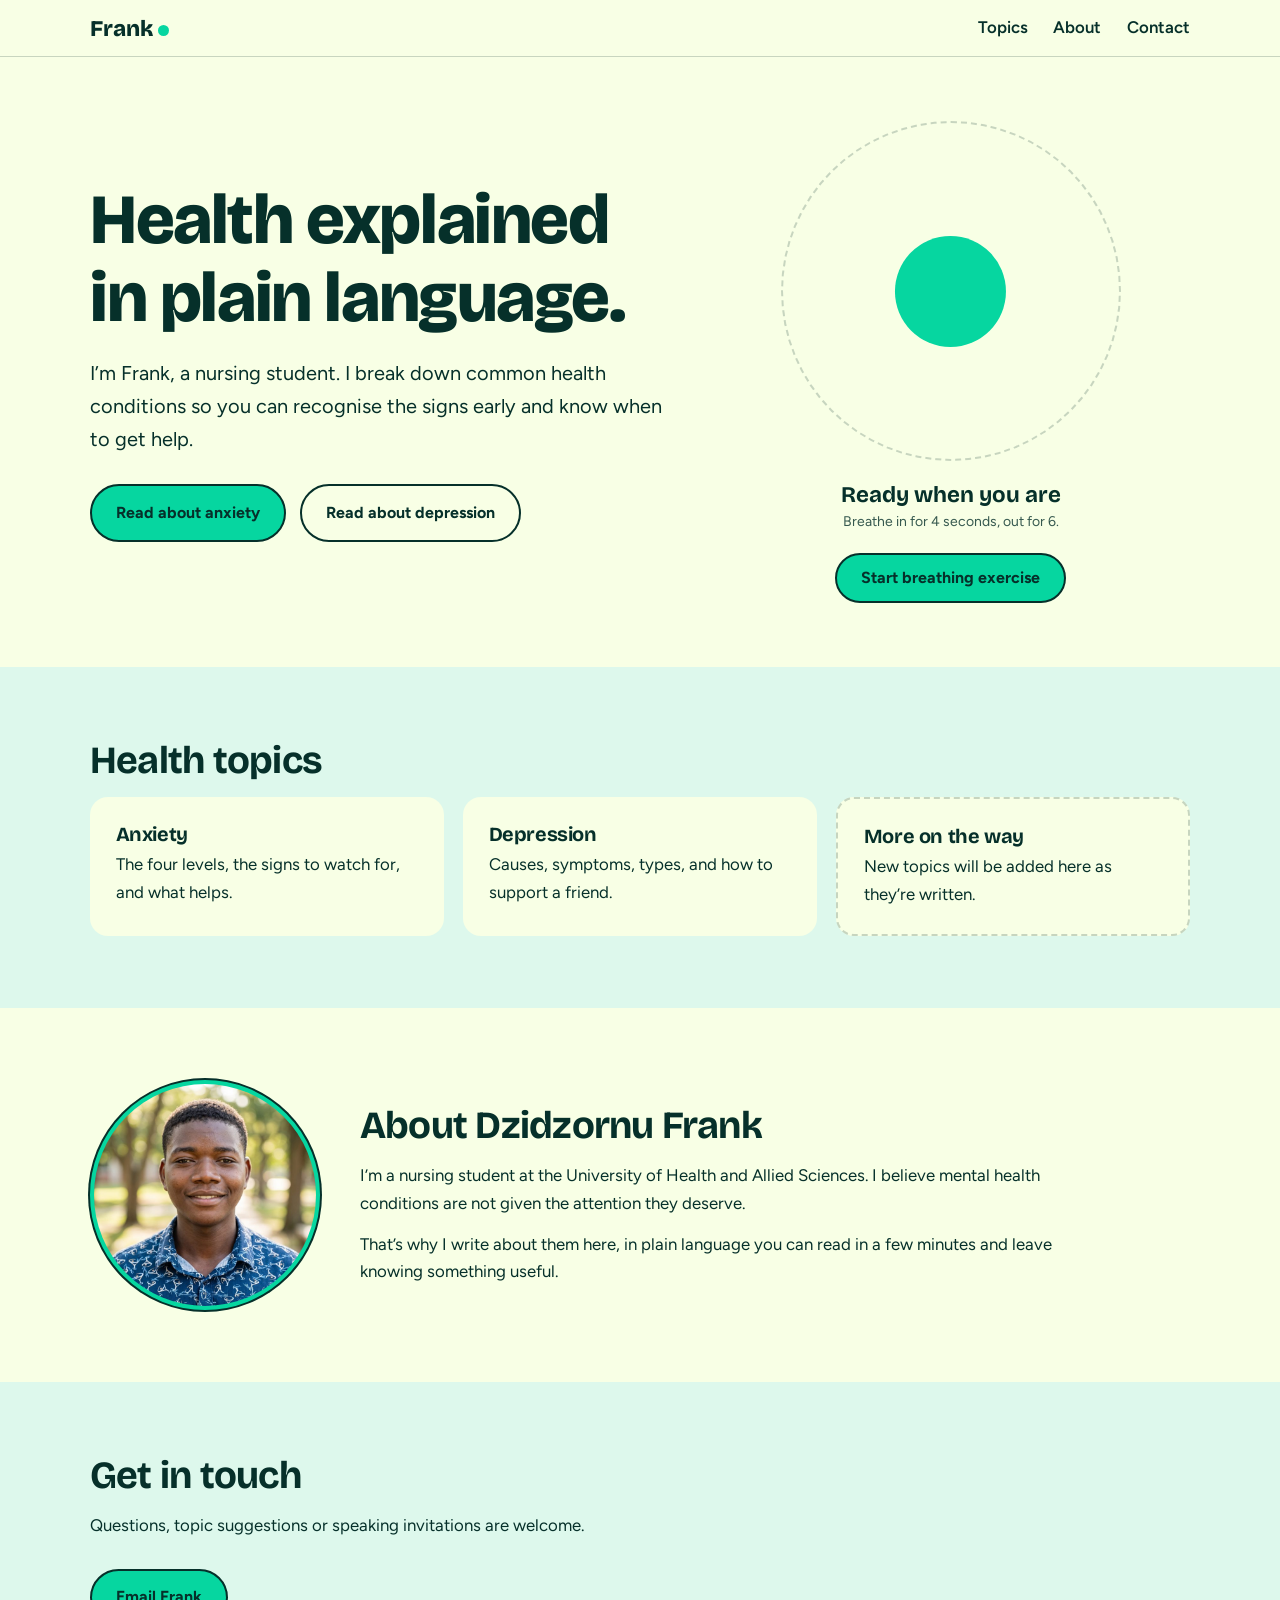
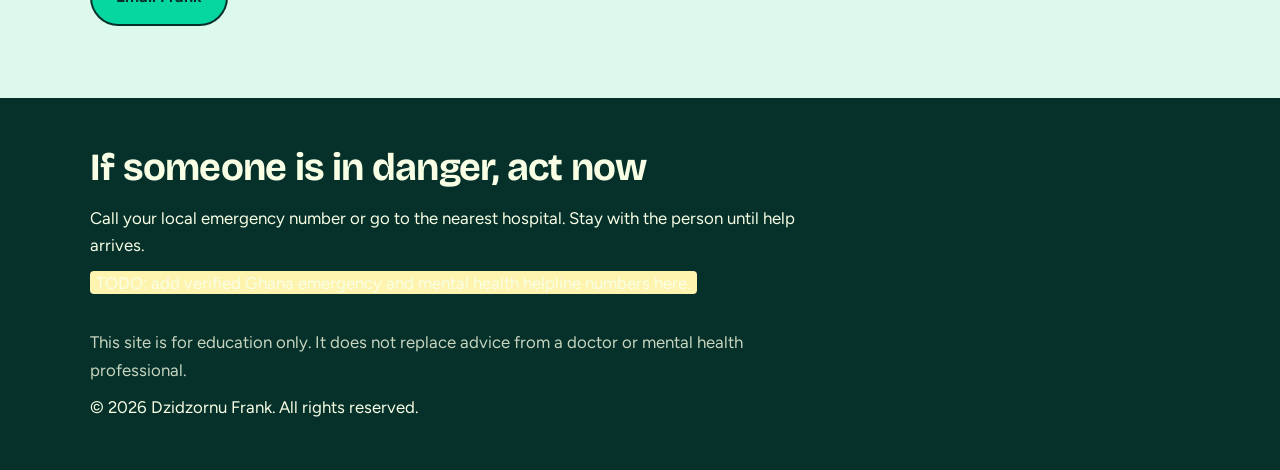
<file: index.html>
<!doctype html>
<html lang="en">
  <head>
    <title>Frank | Health explained in plain language</title>
    <meta
      name="description"
      content="A nursing student explaining common health conditions clearly, so more people spot the signs early and get help."
    />
    <meta charset="utf-8" />
    <meta name="viewport" content="width=device-width, initial-scale=1" />
    <link rel="preconnect" href="https://fonts.googleapis.com" />
    <link rel="preconnect" href="https://fonts.gstatic.com" crossorigin />
    <link
      href="https://fonts.googleapis.com/css2?family=Bricolage+Grotesque:wght@600;700;800&family=Figtree:wght@400;600;700&display=swap"
      rel="stylesheet"
    />
    <link rel="stylesheet" href="css/style.css" />
  </head>
  <body>
    <a class="skip" href="#main">Skip to content</a>
    <header>
      <div class="wrap nav">
        <a class="logo" href="index.html"> Frank<span></span></a>
        <button class="menu" aria-expanded="false" aria-controls="links">
          Menu
        </button>
        <ul class="links" id="links">
          <li><a href="index.html#topics">Topics</a></li>
          <li><a href="index.html#about">About</a></li>
          <li><a href="index.html#contact">Contact</a></li>
        </ul>
      </div>
    </header>
    <main id="main">
      <div class="wrap hero">
        <div>
          <h1>Health explained in plain language.</h1>
          <p class="lead">
            I’m Frank, a nursing student. I break down common health conditions
            so you can recognise the signs early and know when to get help.
          </p>
          <div class="row">
            <a class="btn" href="anxiety.html">Read about anxiety</a
            ><a class="btn ghost" href="depression.html"
              >Read about depression</a
            >
          </div>
        </div>
        <div class="breath">
          <div class="stage"><div class="orb" id="orb"></div></div>
          <div>
            <b id="breathLabel" aria-live="polite">Ready when you are</b
            ><small>Breathe in for 4 seconds, out for 6.</small>
          </div>
          <button class="btn" id="breathBtn">Start breathing exercise</button>
        </div>
      </div>

      <section id="topics" class="band">
        <div class="wrap">
          <h2>Health topics</h2>
          <div class="grid">
            <a class="card link" href="anxiety.html"
              ><h3>Anxiety</h3>
              <p>The four levels, the signs to watch for, and what helps.</p></a
            >
            <a class="card link" href="depression.html"
              ><h3>Depression</h3>
              <p>Causes, symptoms, types, and how to support a friend.</p></a
            >
            <div class="card plain">
              <h3>More on the way</h3>
              <p>New topics will be added here as they’re written.</p>
            </div>
          </div>
        </div>
      </section>

      <section id="about">
        <div class="wrap about">
          <div class="avatar">
            <img
              src="assets/frank.jpg"
              alt="Portrait of Dzidzornu Frank smiling outdoors"
              width="350"
              height="350"
            />
          </div>
          <div>
            <h2>About Dzidzornu Frank</h2>
            <p>
              I’m a nursing student at the University of Health and Allied
              Sciences. I believe mental health conditions are not given the
              attention they deserve.
            </p>
            <p style="margin-top: 0.8rem">
              That’s why I write about them here, in plain language you can read
              in a few minutes and leave knowing something useful.
            </p>
          </div>
        </div>
      </section>

      <section id="contact" class="band">
        <div class="wrap">
          <h2>Get in touch</h2>
          <p>
            Questions, topic suggestions or speaking invitations are welcome.
          </p>
          <div class="row">
            <a class="btn" href="mailto:Dzidzornufrank2004@gmail.com"
              >Email Frank</a
            >
          </div>
        </div>
      </section>
    </main>
    <footer>
      <div class="wrap">
        <h2>If someone is in danger, act now</h2>
        <p>
          Call your local emergency number or go to the nearest hospital. Stay
          with the person until help arrives.
        </p>
        <p>
          <span class="todo"
            >TODO: add verified Ghana emergency and mental health helpline
            numbers here.</span
          >
        </p>
        <p style="margin-top: 2rem; opacity: 0.8">
          This site is for education only. It does not replace advice from a
          doctor or mental health professional.
        </p>
        <p>
          © <span class="year"></span> Dzidzornu Frank. All rights reserved.
        </p>
      </div>
    </footer>
    <script src="js/main.js"></script>
  </body>
</html>
</file>
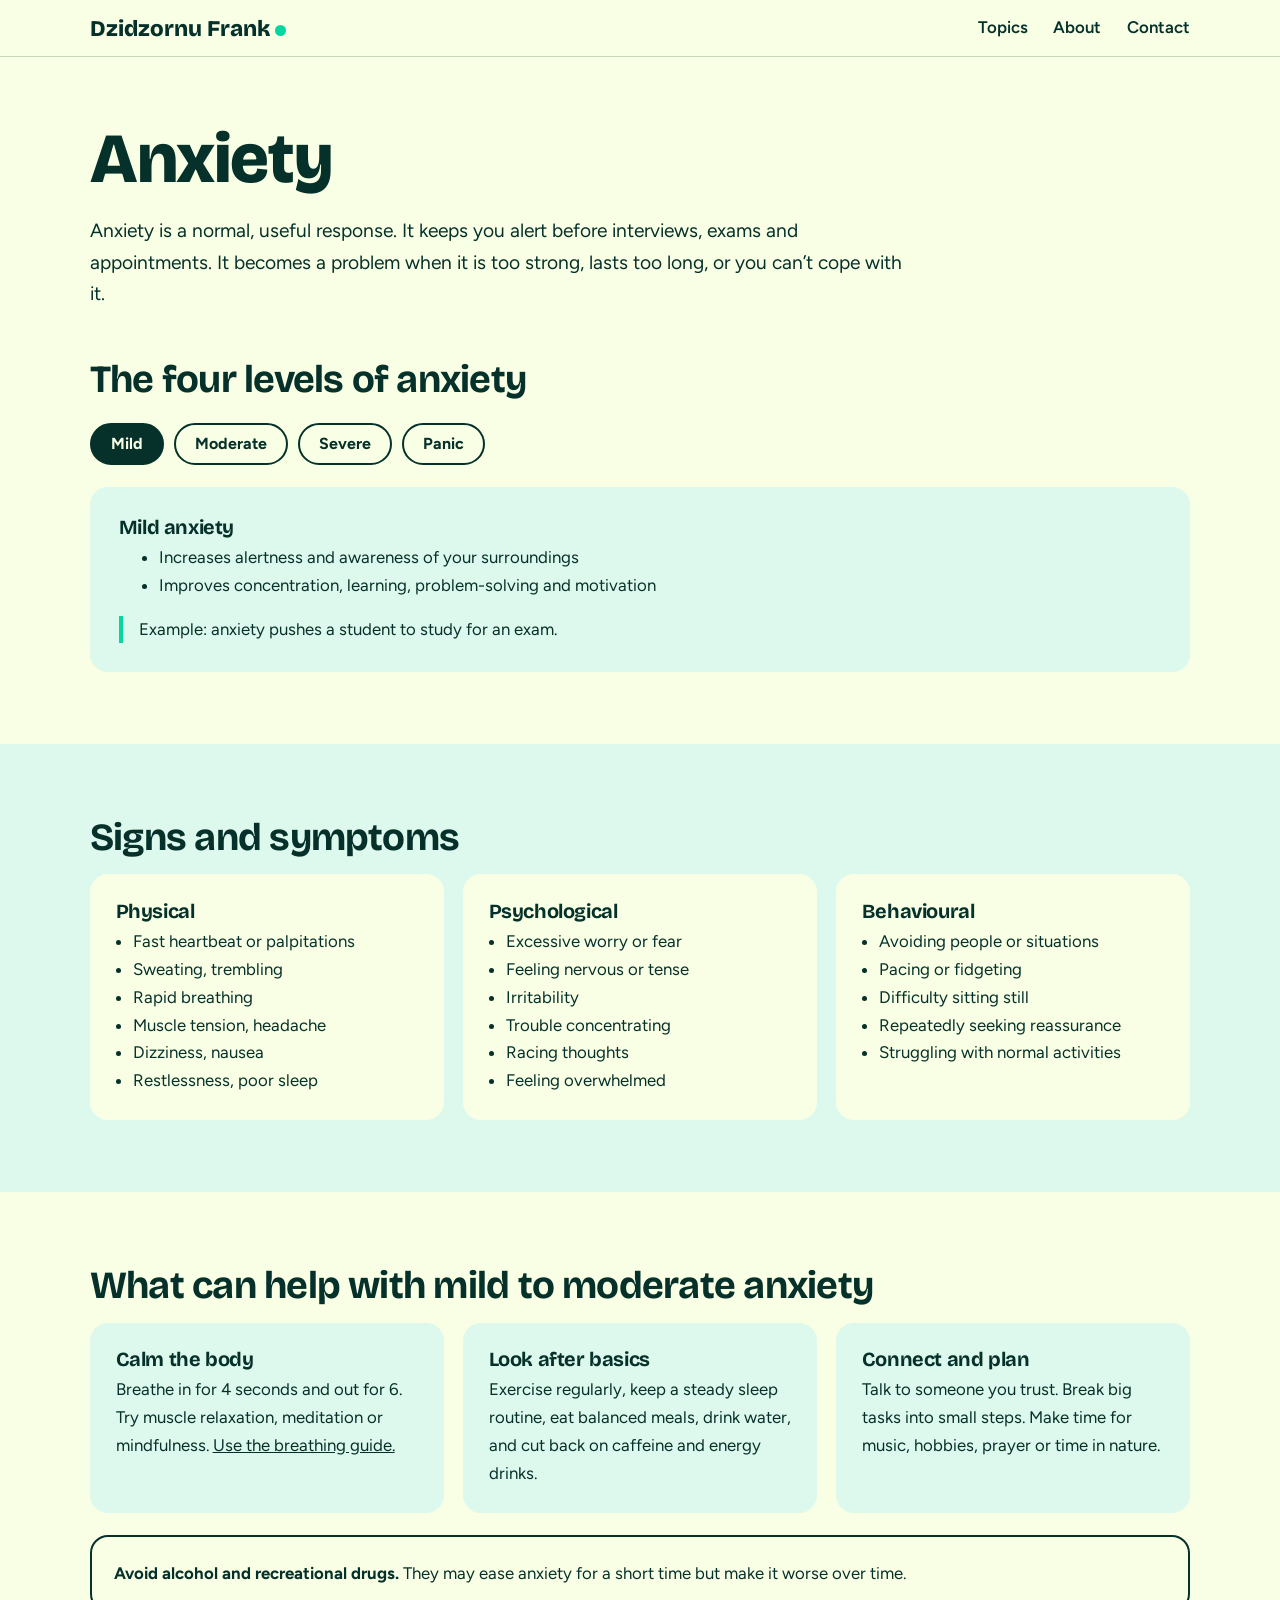
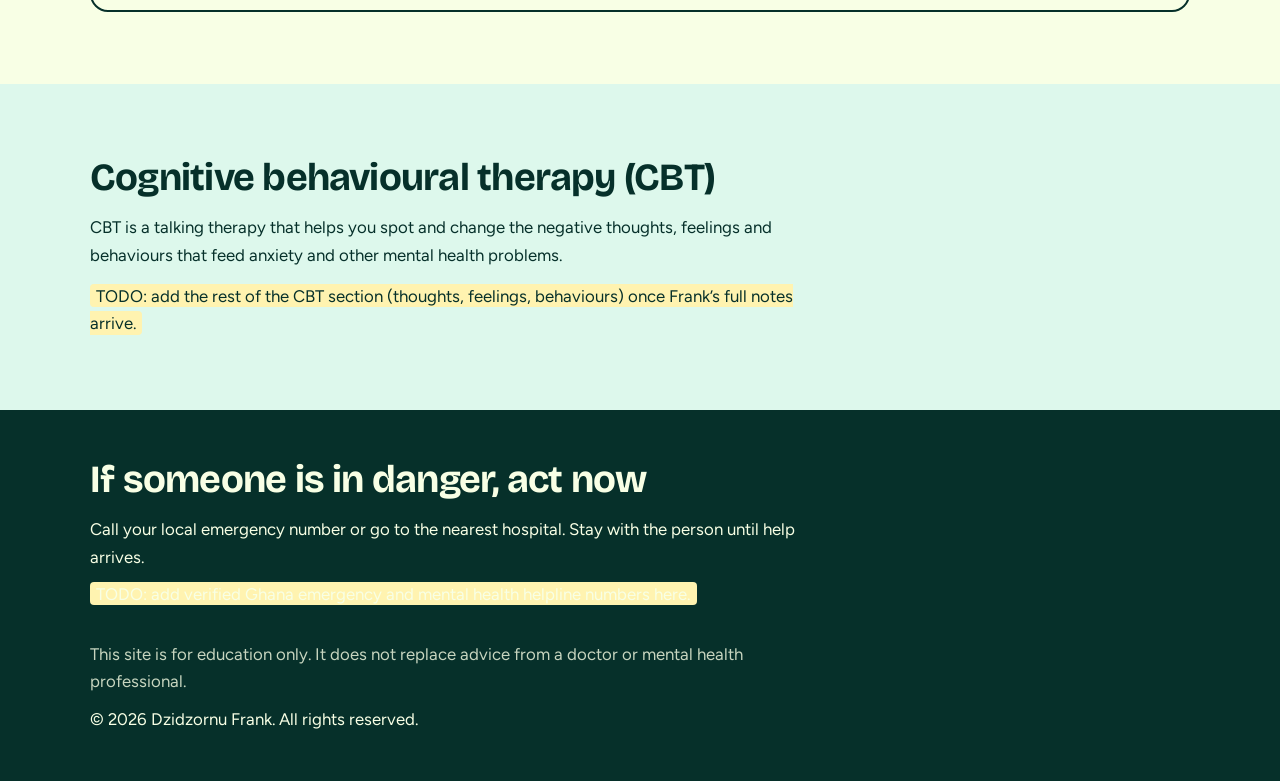
<file: anxiety.html>
<!doctype html>
<html lang="en">
  <head>
    <title>Anxiety | Frank</title>
    <meta
      name="description"
      content="What anxiety is, its four levels, common signs and what helps."
    />
    <meta charset="utf-8" />
    <meta name="viewport" content="width=device-width, initial-scale=1" />
    <link rel="preconnect" href="https://fonts.googleapis.com" />
    <link rel="preconnect" href="https://fonts.gstatic.com" crossorigin />
    <link
      href="https://fonts.googleapis.com/css2?family=Bricolage+Grotesque:wght@600;700;800&family=Figtree:wght@400;600;700&display=swap"
      rel="stylesheet"
    />
    <link rel="stylesheet" href="css/style.css" />
  </head>
  <body>
    <a class="skip" href="#main">Skip to content</a>
    <header>
      <div class="wrap nav">
        <a class="logo" href="index.html">Dzidzornu Frank<span></span></a>
        <button class="menu" aria-expanded="false" aria-controls="links">
          Menu
        </button>
        <ul class="links" id="links">
          <li><a href="index.html#topics">Topics</a></li>
          <li><a href="index.html#about">About</a></li>
          <li><a href="index.html#contact">Contact</a></li>
        </ul>
      </div>
    </header>
    <main id="main">
      <div class="wrap page-head">
        <h1>Anxiety</h1>
        <p>
          Anxiety is a normal, useful response. It keeps you alert before
          interviews, exams and appointments. It becomes a problem when it is
          too strong, lasts too long, or you can’t cope with it.
        </p>
      </div>

      <section style="padding-top: 1rem">
        <div class="wrap">
          <h2>The four levels of anxiety</h2>
          <div class="tabs" role="tablist" aria-label="Levels of anxiety">
            <button
              class="tab"
              role="tab"
              id="t1"
              aria-controls="p1"
              aria-selected="true"
            >
              Mild
            </button>
            <button
              class="tab"
              role="tab"
              id="t2"
              aria-controls="p2"
              aria-selected="false"
            >
              Moderate
            </button>
            <button
              class="tab"
              role="tab"
              id="t3"
              aria-controls="p3"
              aria-selected="false"
            >
              Severe
            </button>
            <button
              class="tab"
              role="tab"
              id="t4"
              aria-controls="p4"
              aria-selected="false"
            >
              Panic
            </button>
          </div>
          <div class="panel" id="p1" role="tabpanel" aria-labelledby="t1">
            <h3>Mild anxiety</h3>
            <ul>
              <li>Increases alertness and awareness of your surroundings</li>
              <li>
                Improves concentration, learning, problem-solving and motivation
              </li>
            </ul>
            <p class="eg">
              Example: anxiety pushes a student to study for an exam.
            </p>
          </div>
          <div
            class="panel"
            id="p2"
            role="tabpanel"
            aria-labelledby="t2"
            hidden
          >
            <h3>Moderate anxiety</h3>
            <ul>
              <li>
                You feel something is wrong and become nervous or agitated
              </li>
              <li>
                Concentration is harder, but you can still learn and solve
                problems with help
              </li>
              <li>Your attention can be redirected</li>
            </ul>
            <p class="eg">
              Example: an anxious patient receiving instructions before an
              operation.
            </p>
          </div>
          <div
            class="panel"
            id="p3"
            role="tabpanel"
            aria-labelledby="t3"
            hidden
          >
            <h3>Severe anxiety</h3>
            <ul>
              <li>Thinking, reasoning and concentration are badly affected</li>
              <li>You may be restless, irritable, angry or pacing</li>
              <li>Muscle tension and vital signs rise</li>
            </ul>
          </div>
          <div
            class="panel"
            id="p4"
            role="tabpanel"
            aria-labelledby="t4"
            hidden
          >
            <h3>Panic</h3>
            <ul>
              <li>
                The most severe level, where fight, flight or freeze takes over
              </li>
              <li>
                Adrenaline surges, raising heart rate and dilating the pupils
              </li>
              <li>
                Thinking is severely impaired and attention narrows to survival
              </li>
            </ul>
          </div>
        </div>
      </section>

      <section class="band">
        <div class="wrap">
          <h2>Signs and symptoms</h2>
          <div class="grid">
            <div class="card">
              <h3>Physical</h3>
              <ul>
                <li>Fast heartbeat or palpitations</li>
                <li>Sweating, trembling</li>
                <li>Rapid breathing</li>
                <li>Muscle tension, headache</li>
                <li>Dizziness, nausea</li>
                <li>Restlessness, poor sleep</li>
              </ul>
            </div>
            <div class="card">
              <h3>Psychological</h3>
              <ul>
                <li>Excessive worry or fear</li>
                <li>Feeling nervous or tense</li>
                <li>Irritability</li>
                <li>Trouble concentrating</li>
                <li>Racing thoughts</li>
                <li>Feeling overwhelmed</li>
              </ul>
            </div>
            <div class="card">
              <h3>Behavioural</h3>
              <ul>
                <li>Avoiding people or situations</li>
                <li>Pacing or fidgeting</li>
                <li>Difficulty sitting still</li>
                <li>Repeatedly seeking reassurance</li>
                <li>Struggling with normal activities</li>
              </ul>
            </div>
          </div>
        </div>
      </section>

      <section>
        <div class="wrap">
          <h2>What can help with mild to moderate anxiety</h2>
          <div class="grid">
            <div class="card">
              <h3>Calm the body</h3>
              <p>
                Breathe in for 4 seconds and out for 6. Try muscle relaxation,
                meditation or mindfulness.
                <a href="index.html">Use the breathing guide.</a>
              </p>
            </div>
            <div class="card">
              <h3>Look after basics</h3>
              <p>
                Exercise regularly, keep a steady sleep routine, eat balanced
                meals, drink water, and cut back on caffeine and energy drinks.
              </p>
            </div>
            <div class="card">
              <h3>Connect and plan</h3>
              <p>
                Talk to someone you trust. Break big tasks into small steps.
                Make time for music, hobbies, prayer or time in nature.
              </p>
            </div>
          </div>
          <div class="note" style="margin-top: 1.4rem">
            <b>Avoid alcohol and recreational drugs.</b> They may ease anxiety
            for a short time but make it worse over time.
          </div>
        </div>
      </section>

      <section class="band">
        <div class="wrap">
          <h2>Cognitive behavioural therapy (CBT)</h2>
          <p>
            CBT is a talking therapy that helps you spot and change the negative
            thoughts, feelings and behaviours that feed anxiety and other mental
            health problems.
          </p>
          <p style="margin-top: 0.8rem">
            <span class="todo"
              >TODO: add the rest of the CBT section (thoughts, feelings,
              behaviours) once Frank’s full notes arrive.</span
            >
          </p>
        </div>
      </section>
    </main>
    <footer>
      <div class="wrap">
        <h2>If someone is in danger, act now</h2>
        <p>
          Call your local emergency number or go to the nearest hospital. Stay
          with the person until help arrives.
        </p>
        <p>
          <span class="todo"
            >TODO: add verified Ghana emergency and mental health helpline
            numbers here.</span
          >
        </p>
        <p style="margin-top: 2rem; opacity: 0.8">
          This site is for education only. It does not replace advice from a
          doctor or mental health professional.
        </p>
        <p>
          © <span class="year"></span> Dzidzornu Frank. All rights reserved.
        </p>
      </div>
    </footer>
    <script src="js/main.js"></script>
  </body>
</html>
</file>
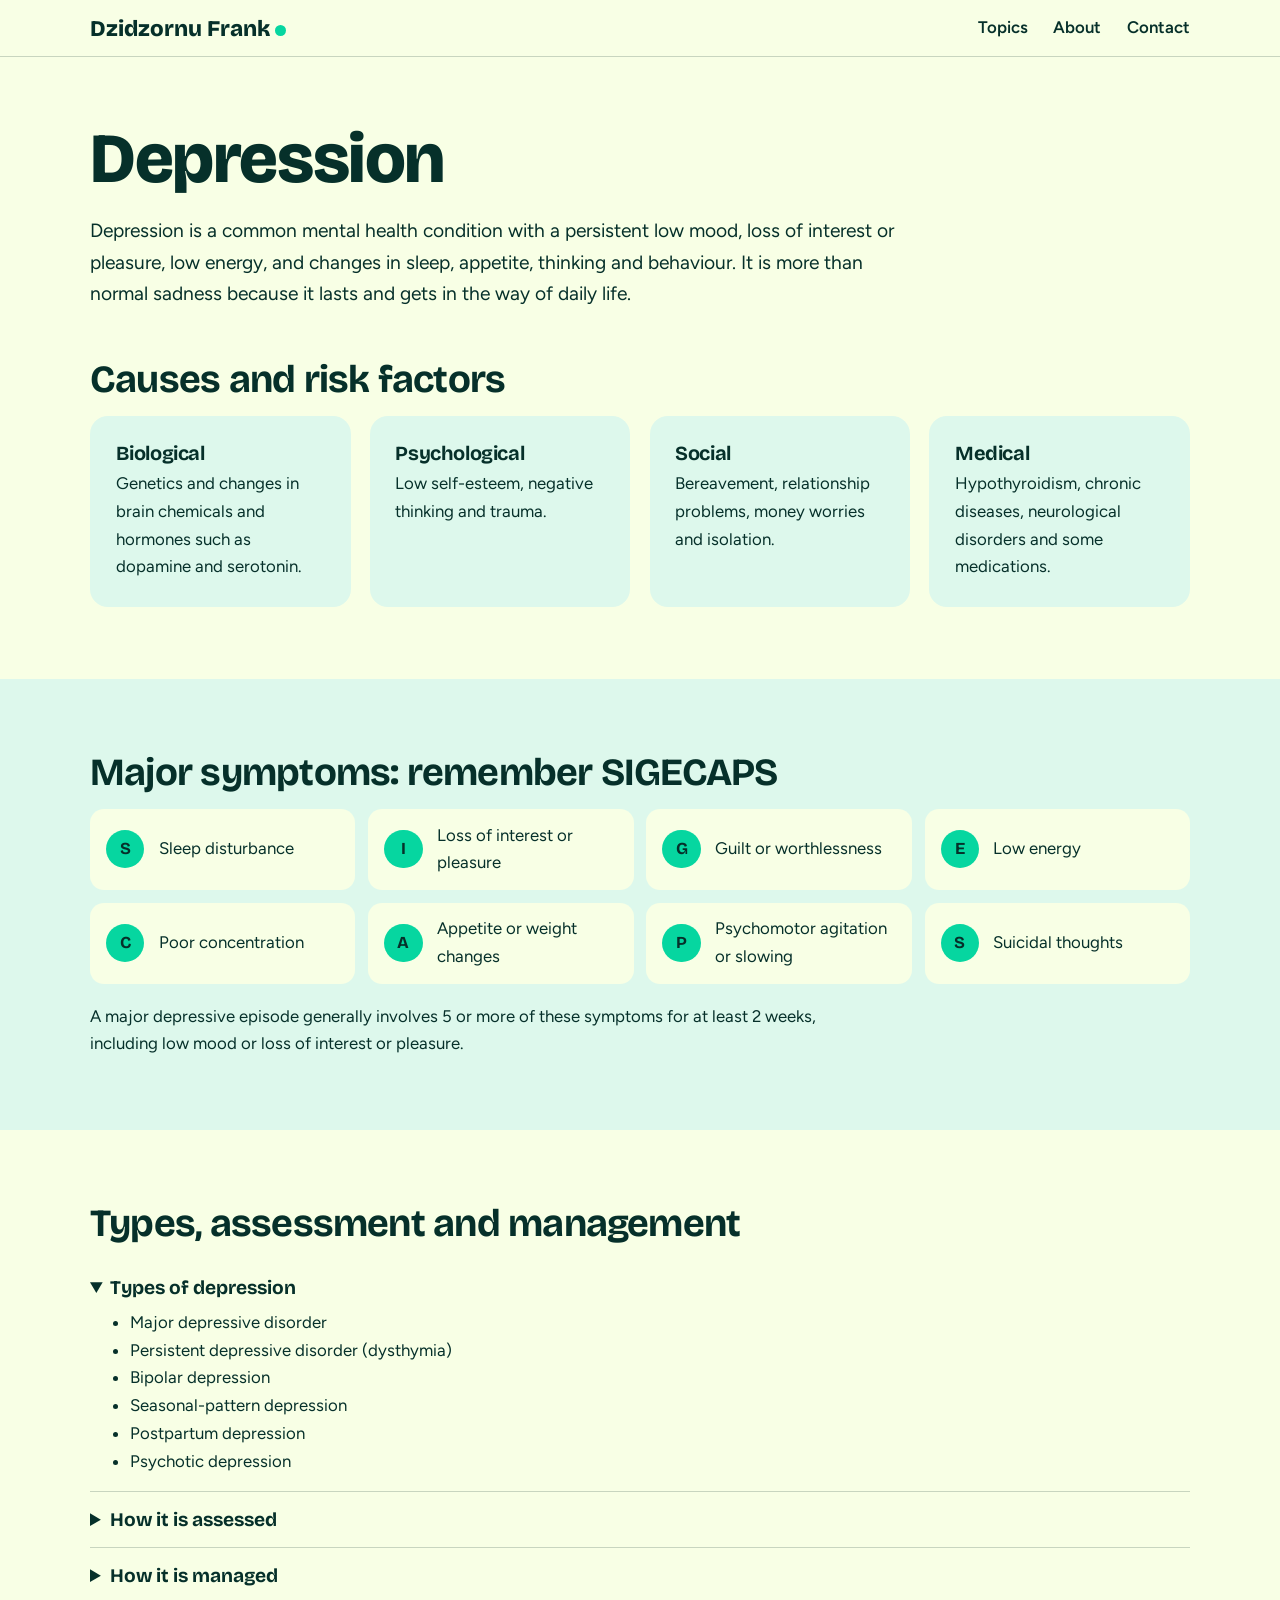
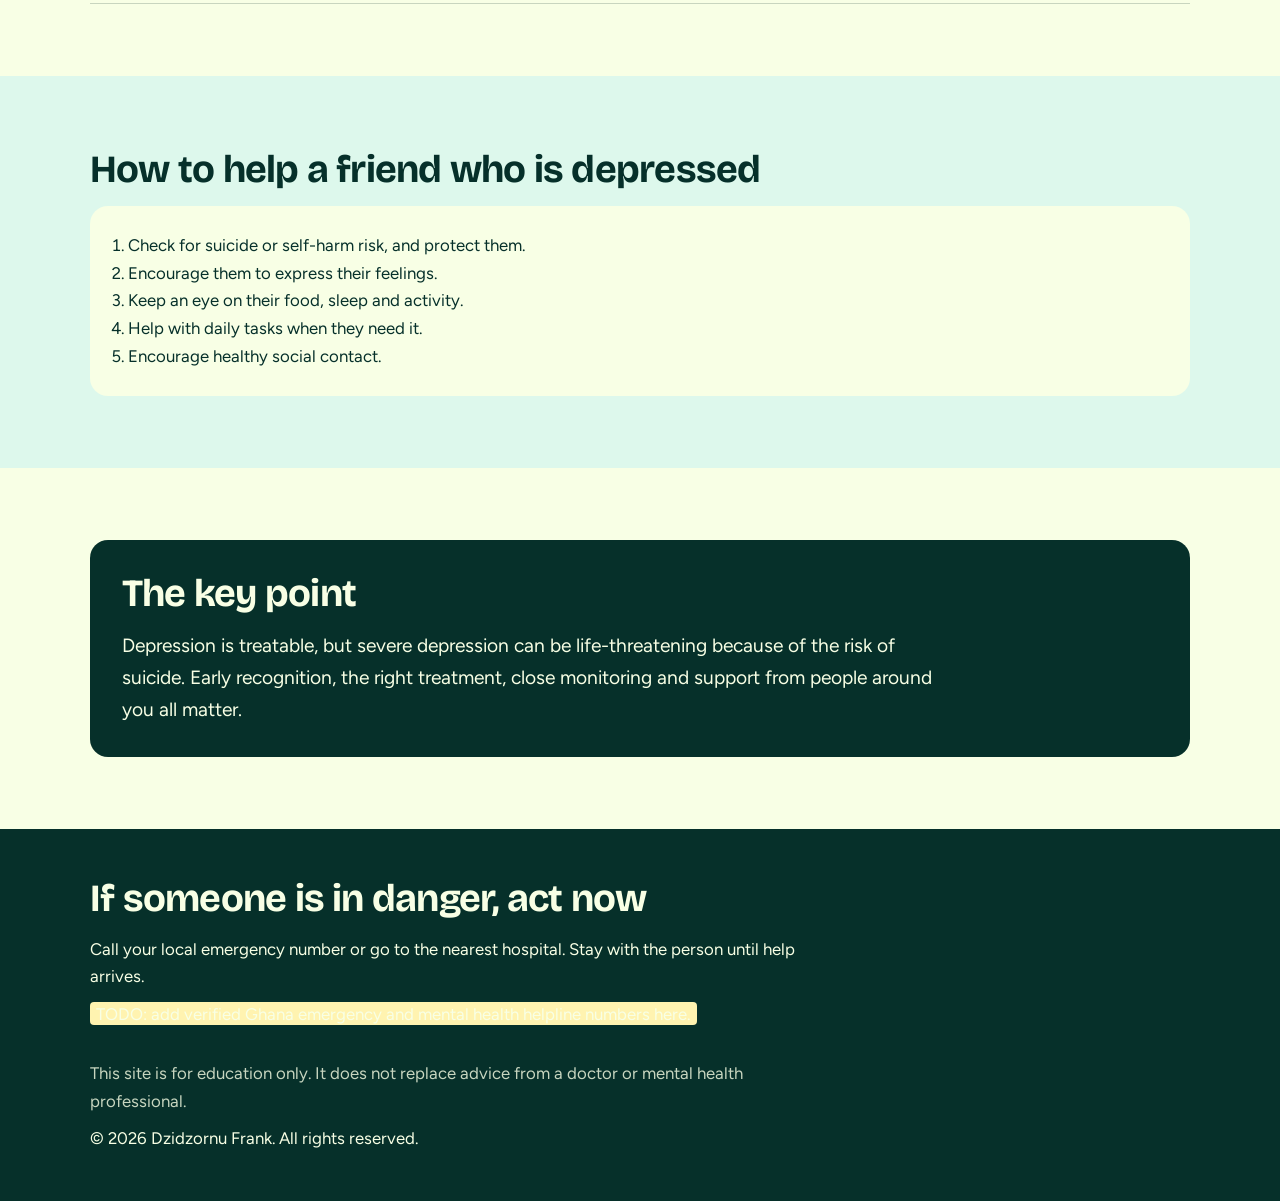
<file: depression.html>
<!doctype html>
<html lang="en">
  <head>
    <title>Depression | Frank</title>
    <meta
      name="description"
      content="What depression is, its causes, symptoms, types, assessment and management."
    />
    <meta charset="utf-8" />
    <meta name="viewport" content="width=device-width, initial-scale=1" />
    <link rel="preconnect" href="https://fonts.googleapis.com" />
    <link rel="preconnect" href="https://fonts.gstatic.com" crossorigin />
    <link
      href="https://fonts.googleapis.com/css2?family=Bricolage+Grotesque:wght@600;700;800&family=Figtree:wght@400;600;700&display=swap"
      rel="stylesheet"
    />
    <link rel="stylesheet" href="css/style.css" />
  </head>
  <body>
    <a class="skip" href="#main">Skip to content</a>
    <header>
      <div class="wrap nav">
        <a class="logo" href="index.html">Dzidzornu Frank<span></span></a>
        <button class="menu" aria-expanded="false" aria-controls="links">
          Menu
        </button>
        <ul class="links" id="links">
          <li><a href="index.html#topics">Topics</a></li>
          <li><a href="index.html#about">About</a></li>
          <li><a href="index.html#contact">Contact</a></li>
        </ul>
      </div>
    </header>
    <main id="main">
      <div class="wrap page-head">
        <h1>Depression</h1>
        <p>
          Depression is a common mental health condition with a persistent low
          mood, loss of interest or pleasure, low energy, and changes in sleep,
          appetite, thinking and behaviour. It is more than normal sadness
          because it lasts and gets in the way of daily life.
        </p>
      </div>

      <section style="padding-top: 1rem">
        <div class="wrap">
          <h2>Causes and risk factors</h2>
          <div class="grid">
            <div class="card">
              <h3>Biological</h3>
              <p>
                Genetics and changes in brain chemicals and hormones such as
                dopamine and serotonin.
              </p>
            </div>
            <div class="card">
              <h3>Psychological</h3>
              <p>Low self-esteem, negative thinking and trauma.</p>
            </div>
            <div class="card">
              <h3>Social</h3>
              <p>
                Bereavement, relationship problems, money worries and isolation.
              </p>
            </div>
            <div class="card">
              <h3>Medical</h3>
              <p>
                Hypothyroidism, chronic diseases, neurological disorders and
                some medications.
              </p>
            </div>
          </div>
        </div>
      </section>

      <section class="band">
        <div class="wrap">
          <h2>Major symptoms: remember SIGECAPS</h2>
          <ul class="letters">
            <li><b>S</b>Sleep disturbance</li>
            <li><b>I</b>Loss of interest or pleasure</li>
            <li><b>G</b>Guilt or worthlessness</li>
            <li><b>E</b>Low energy</li>
            <li><b>C</b>Poor concentration</li>
            <li><b>A</b>Appetite or weight changes</li>
            <li><b>P</b>Psychomotor agitation or slowing</li>
            <li><b>S</b>Suicidal thoughts</li>
          </ul>
          <p style="margin-top: 1.2rem">
            A major depressive episode generally involves 5 or more of these
            symptoms for at least 2 weeks, including low mood or loss of
            interest or pleasure.
          </p>
        </div>
      </section>

      <section>
        <div class="wrap">
          <h2>Types, assessment and management</h2>
          <details open>
            <summary>Types of depression</summary>
            <ul>
              <li>Major depressive disorder</li>
              <li>Persistent depressive disorder (dysthymia)</li>
              <li>Bipolar depression</li>
              <li>Seasonal-pattern depression</li>
              <li>Postpartum depression</li>
              <li>Psychotic depression</li>
            </ul>
          </details>
          <details>
            <summary>How it is assessed</summary>
            <ul>
              <li>History of symptoms and how long they have lasted</li>
              <li>Mental-status examination</li>
              <li>Medical and medication history</li>
              <li>Substance-use assessment</li>
              <li>Screening tools such as the PHQ-9</li>
              <li>Suicide-risk assessment</li>
              <li>
                Checking for past mania or hypomania to rule out bipolar
                disorder
              </li>
            </ul>
          </details>
          <details>
            <summary>How it is managed</summary>
            <ul>
              <li>
                Psychotherapy, especially CBT, interpersonal therapy and
                behavioural activation
              </li>
              <li>TMS (transcranial magnetic stimulation) in selected cases</li>
              <li>Exercise, enough sleep, healthy food and social support</li>
              <li>Avoiding alcohol and recreational drugs</li>
            </ul>
          </details>
        </div>
      </section>

      <section class="band">
        <div class="wrap">
          <h2>How to help a friend who is depressed</h2>
          <ol class="card" style="padding-left: 2.4rem">
            <li>Check for suicide or self-harm risk, and protect them.</li>
            <li>Encourage them to express their feelings.</li>
            <li>Keep an eye on their food, sleep and activity.</li>
            <li>Help with daily tasks when they need it.</li>
            <li>Encourage healthy social contact.</li>
          </ol>
        </div>
      </section>

      <section>
        <div class="wrap">
          <div class="key">
            <h2>The key point</h2>
            <p>
              Depression is treatable, but severe depression can be
              life-threatening because of the risk of suicide. Early
              recognition, the right treatment, close monitoring and support
              from people around you all matter.
            </p>
          </div>
        </div>
      </section>
    </main>
    <footer>
      <div class="wrap">
        <h2>If someone is in danger, act now</h2>
        <p>
          Call your local emergency number or go to the nearest hospital. Stay
          with the person until help arrives.
        </p>
        <p>
          <span class="todo"
            >TODO: add verified Ghana emergency and mental health helpline
            numbers here.</span
          >
        </p>
        <p style="margin-top: 2rem; opacity: 0.8">
          This site is for education only. It does not replace advice from a
          doctor or mental health professional.
        </p>
        <p>
          © <span class="year"></span> Dzidzornu Frank. All rights reserved.
        </p>
      </div>
    </footer>
    <script src="js/main.js"></script>
  </body>
</html>
</file>
<file: css/style.css>
:root {
  --cream: #f8ffe5;
  --emerald: #06d6a0;
  --ink: #06302a;
  --mint: #ddf8ec;
  --line: rgba(6, 48, 42, 0.2);
  --head: 'Bricolage Grotesque', system-ui, sans-serif;
  --body: 'Figtree', system-ui, sans-serif;
  --r: 18px;
}
* {
  box-sizing: border-box;
  margin: 0;
}
html {
  scroll-behavior: smooth;
}
body {
  background: var(--cream);
  color: var(--ink);
  font: 1.05rem/1.65 var(--body);
}
h1,
h2,
h3 {
  font-family: var(--head);
  line-height: 1.1;
  letter-spacing: -0.02em;
}
h1 {
  font-size: clamp(2.4rem, 6vw, 4.4rem);
  font-weight: 800;
}
h2 {
  font-size: clamp(1.7rem, 3.5vw, 2.4rem);
  font-weight: 700;
  margin-bottom: 1rem;
}
h3 {
  font-size: 1.25rem;
  font-weight: 700;
  margin-bottom: 0.4rem;
}
p,
li {
  max-width: 68ch;
}
a {
  color: inherit;
}
:focus-visible {
  outline: 3px solid var(--ink);
  outline-offset: 3px;
}
.wrap {
  width: min(1100px, 92%);
  margin-inline: auto;
}
section {
  padding: 4.5rem 0;
}
.skip {
  position: absolute;
  left: -999px;
}
.skip:focus {
  left: 1rem;
  top: 1rem;
  background: #fff;
  padding: 0.5rem 1rem;
  z-index: 20;
}

/* nav */
header {
  position: sticky;
  top: 0;
  z-index: 10;
  background: var(--cream);
  border-bottom: 1px solid var(--line);
}
.nav {
  display: flex;
  align-items: center;
  justify-content: space-between;
  padding: 0.9rem 0;
}
.logo {
  font: 800 1.4rem var(--head);
  text-decoration: none;
}
.logo span {
  display: inline-block;
  width: 0.7rem;
  height: 0.7rem;
  background: var(--emerald);
  border-radius: 50%;
  margin-left: 0.3rem;
}
.links {
  display: flex;
  gap: 1.6rem;
  list-style: none;
  padding: 0;
}
.links a {
  text-decoration: none;
  font-weight: 600;
}
.links a:hover,
.links a[aria-current] {
  text-decoration: underline;
  text-decoration-color: var(--emerald);
  text-decoration-thickness: 3px;
  text-underline-offset: 6px;
}
.menu {
  display: none;
  background: none;
  border: 2px solid var(--ink);
  border-radius: 10px;
  padding: 0.4rem 0.8rem;
  font: inherit;
  font-weight: 700;
  cursor: pointer;
}

/* buttons */
.btn {
  display: inline-block;
  background: var(--emerald);
  color: var(--ink);
  font-weight: 700;
  padding: 0.85rem 1.5rem;
  border-radius: 99px;
  border: 2px solid var(--ink);
  text-decoration: none;
  cursor: pointer;
  font-family: inherit;
  font-size: 1rem;
}
.btn:hover {
  background: var(--ink);
  color: var(--cream);
}
.btn.ghost {
  background: transparent;
}
.btn.ghost:hover {
  background: var(--ink);
  color: var(--cream);
}
.row {
  display: flex;
  gap: 0.9rem;
  flex-wrap: wrap;
  margin-top: 1.8rem;
}

/* hero */
.hero {
  display: grid;
  grid-template-columns: 1.2fr 1fr;
  gap: 3rem;
  align-items: center;
  padding: 4rem 0;
}
.hero p.lead {
  font-size: 1.25rem;
  margin-top: 1.2rem;
}
.breath {
  display: grid;
  place-items: center;
  gap: 1.2rem;
  text-align: center;
}
.stage {
  width: min(340px, 80vw);
  aspect-ratio: 1;
  display: grid;
  place-items: center;
  border: 2px dashed var(--line);
  border-radius: 50%;
}
.orb {
  width: 55%;
  aspect-ratio: 1;
  border-radius: 50%;
  background: var(--emerald);
  transform: scale(0.6);
  transition: transform 6s ease-in-out;
}
.orb.in {
  transform: scale(1.5);
  transition-duration: 4s;
}
.breath b {
  font: 700 1.4rem var(--head);
}
.breath small {
  display: block;
  opacity: 0.8;
}

/* cards */
.grid {
  display: grid;
  gap: 1.2rem;
  grid-template-columns: repeat(auto-fit, minmax(250px, 1fr));
}
.card {
  background: var(--mint);
  border-radius: var(--r);
  padding: 1.6rem;
}
.card.link {
  background: var(--emerald);
  text-decoration: none;
  display: block;
}
.card.link:hover {
  background: var(--ink);
  color: var(--cream);
}
.card.plain {
  background: transparent;
  border: 2px dashed var(--line);
}
.card ul {
  padding-left: 1.1rem;
}
.band {
  background: var(--mint);
}
.band .card {
  background: var(--cream);
}

/* about */
.about {
  display: grid;
  grid-template-columns: auto 1fr;
  gap: 2.5rem;
  align-items: center;
}
.avatar {
  width: 230px;
  aspect-ratio: 1;
  border-radius: 50%;
  background: var(--emerald);
  overflow: hidden;
  border: 4px solid var(--emerald);
  box-shadow: 0 0 0 2px var(--ink);
}
.avatar img {
  width: 100%;
  height: 100%;
  object-fit: cover;
  object-position: center 20%;
  display: block;
}

/* topic pages */
.page-head {
  padding: 4rem 0 2rem;
}
.page-head p {
  font-size: 1.2rem;
  margin-top: 1rem;
}
.tabs {
  display: flex;
  gap: 0.6rem;
  flex-wrap: wrap;
  margin: 1.4rem 0;
}
.tab {
  font: 700 1rem var(--body);
  padding: 0.6rem 1.2rem;
  border-radius: 99px;
  border: 2px solid var(--ink);
  background: transparent;
  color: var(--ink);
  cursor: pointer;
}
.tab[aria-selected='true'] {
  background: var(--ink);
  color: var(--cream);
}
.panel {
  background: var(--mint);
  border-radius: var(--r);
  padding: 1.8rem;
}
.panel[hidden] {
  display: none;
}
.panel .eg {
  margin-top: 1rem;
  padding-left: 1rem;
  border-left: 4px solid var(--emerald);
}
.letters {
  display: grid;
  gap: 0.8rem;
  grid-template-columns: repeat(auto-fit, minmax(220px, 1fr));
  list-style: none;
  padding: 0;
}
.letters li {
  display: flex;
  gap: 0.9rem;
  align-items: center;
  background: var(--cream);
  border-radius: 14px;
  padding: 0.8rem 1rem;
}
.letters b {
  flex: none;
  width: 2.4rem;
  height: 2.4rem;
  border-radius: 50%;
  background: var(--emerald);
  display: grid;
  place-items: center;
  font-family: var(--head);
}
details {
  border-bottom: 1px solid var(--line);
  padding: 1rem 0;
}
summary {
  font: 700 1.2rem var(--head);
  cursor: pointer;
}
details[open] summary {
  margin-bottom: 0.6rem;
}
.key {
  background: var(--ink);
  color: var(--cream);
  border-radius: var(--r);
  padding: 2rem;
}
.key p {
  font-size: 1.2rem;
}
.note {
  border: 2px solid var(--ink);
  border-radius: var(--r);
  padding: 1.4rem;
}
.todo {
  background: #fff3b0;
  padding: 0.1rem 0.4rem;
  border-radius: 4px;
}

footer {
  background: var(--ink);
  color: var(--cream);
  padding: 3rem 0;
}
footer a {
  color: var(--emerald);
}
footer p {
  margin-top: 0.6rem;
}

@media (max-width: 800px) {
  .hero,
  .about {
    grid-template-columns: 1fr;
  }
  .menu {
    display: block;
  }
  .links {
    display: none;
    position: absolute;
    top: 100%;
    left: 0;
    right: 0;
    background: var(--cream);
    flex-direction: column;
    padding: 1rem 4%;
    border-bottom: 1px solid var(--line);
  }
  .links.open {
    display: flex;
  }
  section {
    padding: 3rem 0;
  }
}
@media (prefers-reduced-motion: reduce) {
  html {
    scroll-behavior: auto;
  }
  .orb {
    transition: none;
  }
}
</file>
